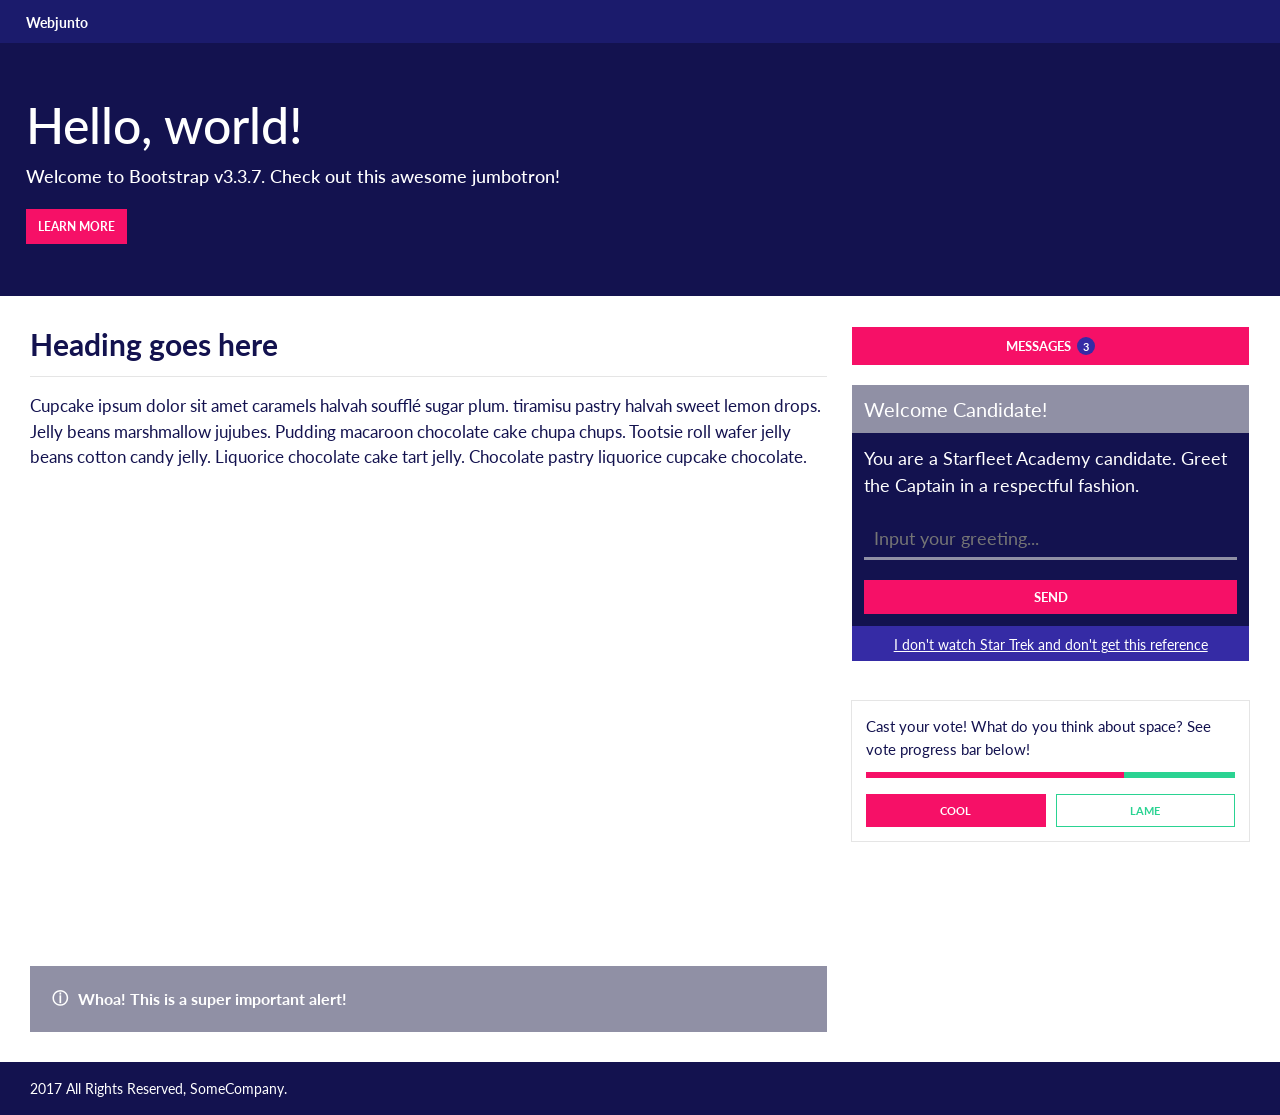
<file: lab5/index.html>
<!DOCTYPE html>

<html lang="en">
    <head>
        <meta charset="utf-8">
        <meta name="viewport" content="width=device-width, initial-scale=1.0">

        <link rel="preconnect" href="https://fonts.googleapis.com">
        <link href="https://fonts.googleapis.com/css2?family=Lato:wght@400;700&display=swap" rel="stylesheet">
        <link rel="stylesheet" href="style.css">
        <title>Webjunto</title>
    </head>

    <body>
        <header >
            <a href="#" >Webjunto</a>
        </header>

        <section class="hero">
            <h1>Hello, world!</h1>
            <p>Welcome to Bootstrap v3.3.7. Check out this awesome jumbotron!</p>
            <a href="#">LEARN MORE</a>
        </section>

        <main>
            <section class="content">
                <h2>Heading goes here</h2>

                <p>Cupcake ipsum dolor sit amet caramels halvah soufflé sugar plum. tiramisu pastry halvah sweet lemon drops. Jelly beans marshmallow jujubes. Pudding macaroon chocolate cake chupa chups. Tootsie roll wafer jelly beans cotton candy jelly. Liquorice chocolate cake tart jelly. Chocolate pastry liquorice cupcake chocolate.</p>

                <div class="video-container">
                    <iframe width="560" height="315" src="https://www.youtube.com/embed/VtC0A8wBVKM?si=DWWoSjgX-ZGZbU41" title="YouTube video player" frameborder="0" allow="accelerometer; autoplay; clipboard-write; encrypted-media; gyroscope; picture-in-picture; web-share" referrerpolicy="strict-origin-when-cross-origin" allowfullscreen></iframe>
                </div>

                <div class="alert-box">
                    <span>ⓘ</span>
                    Whoa! This is a super important alert!
                </div>
            </section>

            <aside class="sidebar">

                <section class="messages">

                    <h2>MESSAGES <span>3</span></h2>

                    <div class="message-header">
                        <h3>Welcome Candidate!</h3>
                    </div>

                    <div class="message-body">

                        <p>
                            You are a Starfleet Academy candidate. Greet the Captain in a respectful fashion.
                        </p>

                        <input type="text" placeholder="Input your greeting...">

                        <button type="button">SEND</button>
                    </div>

                    <div class="message-footer">
                        <small>
                            <a href="#">I don't watch Star Trek and don't get this reference</a>
                        </small>
                    </div>

                </section>

                <section class="vote">
                    <div class="vote-header">
                        <p>Cast your vote! What do you think about space? See vote progress bar below!</p>
                    </div>

                    <div class="vote-progress">
                        <span class="vote-progress-cool"></span>
                        <span class="vote-progress-lame"></span>
                    </div>

                    <div class="vote-footer">

                        <button type="button">COOL</button>
                        <button type="button">LAME</button>

                    </div>
                </section>

            </aside>
        </main>

        <footer>
            <p>2017 All Rights Reserved, SomeCompany.</p>
        </footer>

    </body>
</html>
</file>
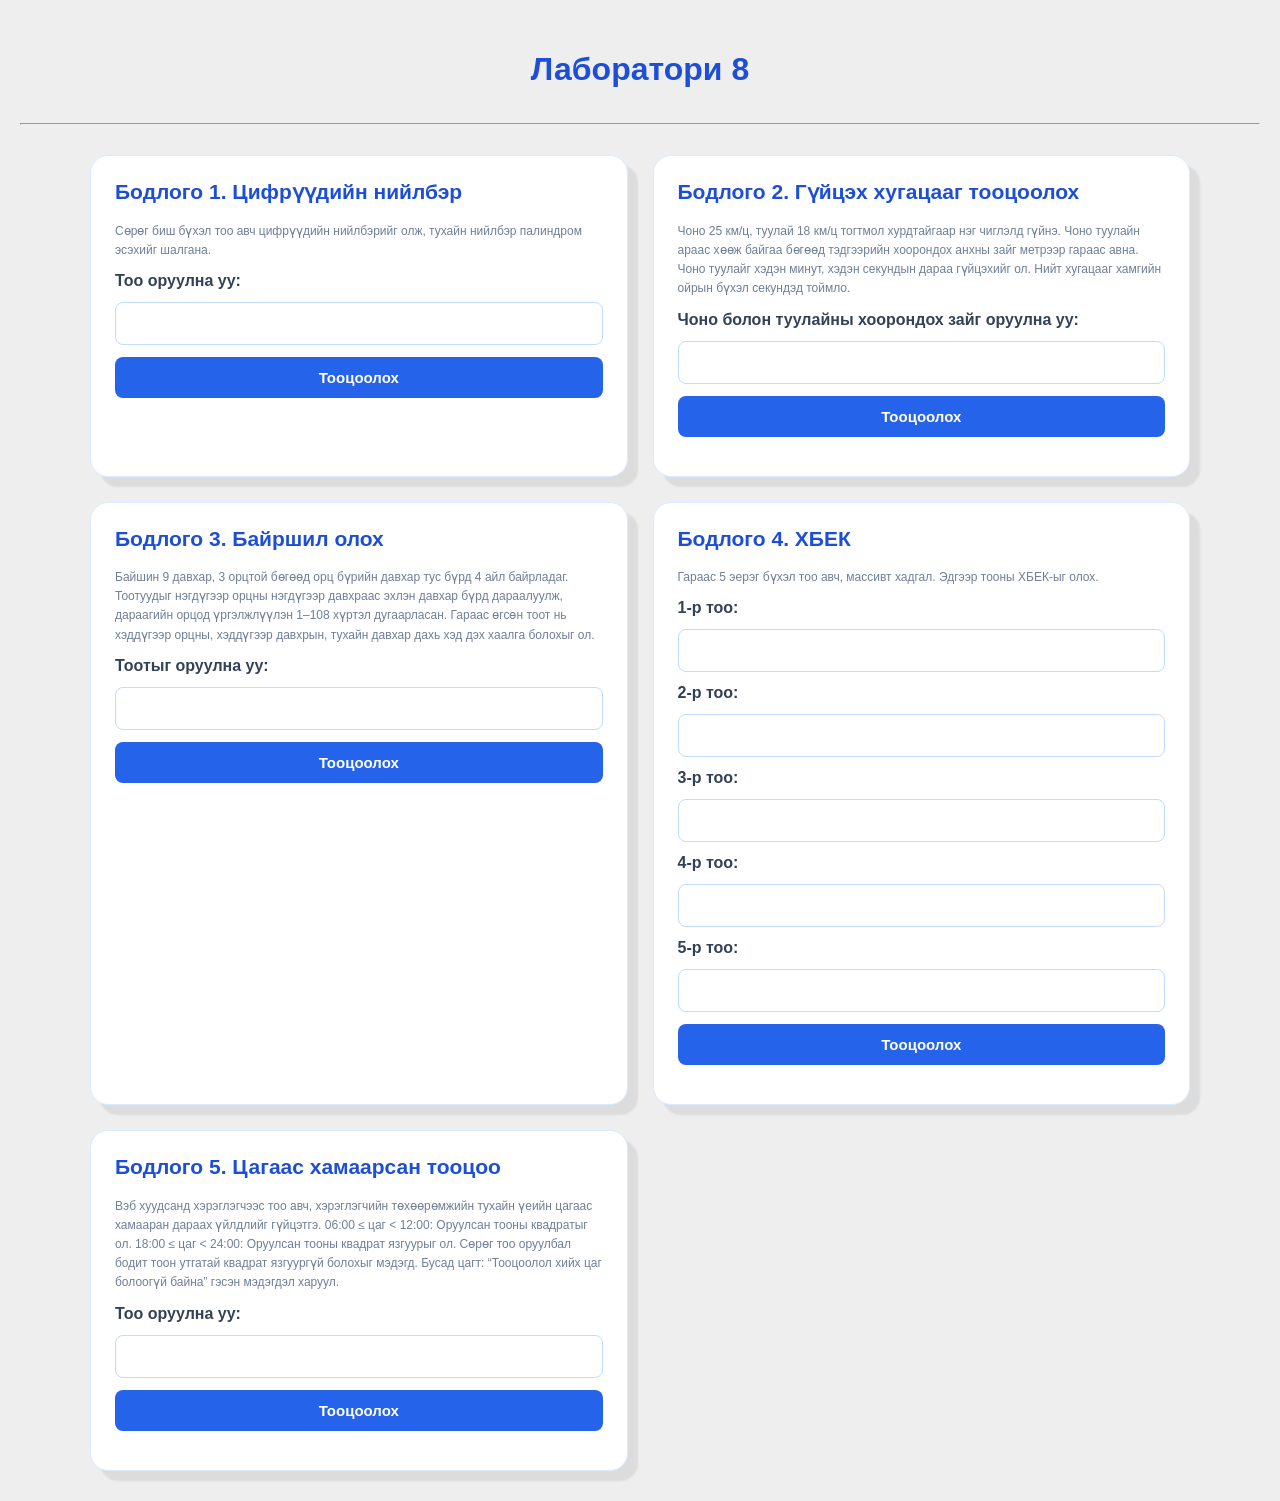
<file: lab_8/index.html>
<!DOCTYPE html>

<html lang="mn">
    <head>
        <meta charset="UTF-8">
        <meta name="viewport" content="width=device-width, initial-scale=1.0">
        <title>Лаборатори 8</title>

        <link rel="stylesheet" href="style.css">
        <script src="script.js" defer></script>
    </head>
    <body>
        <h1> Лаборатори 8</h1>
        <hr>
        <main class="container">
            <section class="card">
                <h2>Бодлого 1. Цифрүүдийн нийлбэр</h2>
                <p>Сөрөг биш бүхэл тоо авч цифрүүдийн нийлбэрийг олж, тухайн нийлбэр палиндром эсэхийг шалгана.</p>

                <form id="form1">
                    <label for="number1">Тоо оруулна уу:</label>
                    <input type="number" id="number1" min="0" step="1" required>

                    <button type="submit">Тооцоолох</button>
                </form>

                <p id="result1"></p>
            </section>

            <section class="card">
                <h2>Бодлого 2. Гүйцэх хугацааг тооцоолох</h2>
                <p>Чоно 25 км/ц, туулай 18 км/ц тогтмол хурдтайгаар нэг чиглэлд гүйнэ. Чоно туулайн араас хөөж байгаа бөгөөд тэдгээрийн хоорондох анхны зайг метрээр гараас авна. Чоно туулайг хэдэн минут, хэдэн секундын дараа гүйцэхийг ол. Нийт хугацааг хамгийн ойрын бүхэл секундэд тоймло.</p>

                <form id="form2">
                    <label for="distance">Чоно болон туулайны хоорондох зайг оруулна уу:</label>
                    <input type="number" id="distance" min="0" step="any" required>

                    <button type="submit">Тооцоолох</button>
                </form>
                <p id="result2"></p>
            </section>

            <section class="card">
                <h2>Бодлого 3. Байршил олох</h2>
                <p>Байшин 9 давхар, 3 орцтой бөгөөд орц бүрийн давхар тус бүрд 4 айл байрладаг. Тоотуудыг нэгдүгээр орцны нэгдүгээр давхраас эхлэн давхар бүрд дараалуулж, дараагийн орцод үргэлжлүүлэн 1–108 хүртэл дугаарласан. Гараас өгсөн тоот нь хэддүгээр орцны, хэддүгээр давхрын, тухайн давхар дахь хэд дэх хаалга болохыг ол.</p>

                <form id="form3">
                    <label for="apartment">Тоотыг оруулна уу:</label>
                    <input type="number" id="apartment" min="1" max="108" step="1" required>

                    <button type="submit">Тооцоолох</button>
                </form>

                <p id="result3"></p>
            </section>

            <section class="card">
                <h2>Бодлого 4. ХБЕК</h2>
                <p>Гараас 5 эерэг бүхэл тоо авч, массивт хадгал. Эдгээр тооны ХБЕК-ыг олох.</p>

                <form id="form4">
                    <label for="number4_1">1-р тоо:</label>
                    <input type="number" id="number4_1" min="1" step="1" required>

                    <label for="number4_2">2-р тоо:</label>
                    <input type="number" id="number4_2" min="1" step="1" required>

                    <label for="number4_3">3-р тоо:</label>
                    <input type="number" id="number4_3" min="1" step="1" required>

                    <label for="number4_4">4-р тоо:</label>
                    <input type="number" id="number4_4" min="1" step="1" required>

                    <label for="number4_5">5-р тоо:</label>
                    <input type="number" id="number4_5" min="1" step="1" required>

                    <button type="submit">Тооцоолох</button>
                </form>
                <p id="result4"></p>
            </section>

            <section class="card">
                <h2>Бодлого 5. Цагаас хамаарсан тооцоо</h2>
                <p>Вэб хуудсанд хэрэглэгчээс тоо авч, хэрэглэгчийн төхөөрөмжийн тухайн үеийн цагаас хамааран дараах үйлдлийг гүйцэтгэ. 06:00 ≤ цаг &lt; 12:00: Оруулсан тооны квадратыг ол. 18:00 ≤ цаг &lt; 24:00: Оруулсан тооны квадрат язгуурыг ол. Сөрөг тоо оруулбал бодит тоон утгатай квадрат язгуургүй болохыг мэдэгд. Бусад цагт: “Тооцоолол хийх цаг болоогүй байна” гэсэн мэдэгдэл харуул.</p>

                <form id="form5">
                    <label for="number5">Тоо оруулна уу:</label>
                    <input type="number" id="number5" step="any" required>
                    <button type="submit">Тооцоолох</button>
                </form>
                <p id="result5"></p>
            </section>
        </main>

        <footer>

        </footer>

    </body>
</html>
</file>
<file: lab5/style.css>
* {
    box-sizing: border-box;
    margin: 0;
    padding: 0;
}

body {
    font-family: "Lato", sans-serif;
    color: #13124F;
    background-color: white;
}

header {
    background-color: #1B1B6C;
    padding: 12px 26px;
}

header a {
    color: white;
    text-decoration: none;
    font-size: 14px;
    font-weight: 700;
}

.hero {
    background-color: #13124F;
    color: white;
    padding: 52px 26px;
}

.hero h1 {
    font-size: 50px; 
    font-weight: 500;
    margin-bottom: 10px;
}

.hero p {
    font-size: 18px;
    font-weight: 500;
    margin-bottom: 22px;
}

.hero a {
    display: inline-block;
    text-decoration: none;
    background-color: #F61067;
    color: white;
    font-size: 12px;
    font-weight: 700;
    padding: 10px 12px;
}

main {
    display: grid;
    grid-template-columns: minmax(0, 2fr) minmax(280px, 1fr);
    gap: 24px;
    padding: 30px;
    align-items: start;
}

.content h2 {
    font-size: 30px;
    font-weight: 700;
    padding-bottom: 14px;
    margin-bottom: 16px;
    border-bottom: 1px solid #E5E5E5;
}

.content p {
    font-size: 17px;
    line-height: 1.5;
    margin-bottom: 24px;
}

.video-container {
    width: 100%;
    aspect-ratio: 16/9;
    margin-bottom: 24px;
}

.video-container iframe {
    width: 100%;
    height: 100%;
    border: none;
    display: block;
}

.alert-box {
    display: flex;
    align-items: center;
    gap: 10px;
    background-color: #9090A5;
    color: white;
    padding: 22px;
    font-size: 16px;
    font-weight: 700;
}

.sidebar {
    display: flex;
    flex-direction: column;
    gap: 18px;
}

.messages {
    border: 1px solid white;
}

.messages h2 {
    display: flex;
    align-items: center;
    justify-content: center;
    gap: 6px;
    background-color: #F61067;
    color: white;
    font-size: 13px;
    padding: 10px;
    margin-bottom: 20px;
}

.messages h2 span {
    background-color: #352BA5;
    color: white;
    border-radius: 50%;
    min-width: 18px;
    height: 18px;
    display: inline-flex;
    align-items: center;
    justify-content: center;
    font-size: 11px;
}

.message-header {
    background-color: #9090A5;
    color: white;
    padding: 12px;
}

.message-header h3 {
    font-size: 20px;
    font-weight: 400;
}

.message-body {
    background-color: #13124F;
    color: white;
    padding: 12px;
}

.message-body p {
    font-size: 18px;
    line-height: 1.5;
    margin-bottom: 20px;
}

.message-body input {
    width: 100%;
    padding: 8px 10px;
    margin-bottom: 20px;
    background-color: transparent;
    color: white;
    border: none;
    border-bottom: 3px solid #9090A5;
    font-family: inherit;
    font-size: 18px;
}

.message-body button {
    width: 100%;
    padding: 9px;
    background-color: #F61067;
    color: white;
    border: none;
    font-family: inherit;
    font-size:16 px;
    font-weight: 700;
    cursor: pointer;
}

.message-footer {
    background-color: #352BA5;
    padding: 8px;
    text-align: center;
}

.message-footer a {
    color: white;
    font-size: 14px;
}

.vote {
    border: 1px solid #E5E5E5;
    padding: 14px;
    margin-top: 20px;
}

.vote-header p {
    font-size: 15px;
    line-height: 1.5;
    margin-bottom: 12px;
}

.vote-progress {
    display: flex;
    width: 100%;
    height: 6px;
    margin-bottom: 16px;
}

.vote-progress-cool {
    width: 70%;
    background-color: #F61067;
}

.vote-progress-lame {
    width: 30%;
    background-color: #2AD392;
}

.vote-footer {
    display: grid;
    grid-template-columns: 1fr 1fr;
    gap: 10px;
}

.vote-footer button {
    padding: 9px 8px;
    background-color: white;
    color: #2AD392;
    border: 1px solid #2AD392;
    font-family: inherit;
    font-weight: 700;
    font-size: 11px;
    cursor: pointer;
}

.vote-footer button:first-child {
    background-color: #F61067;
    color: white;
    border-color: #F61067;
}

footer {
    background-color: #13124F;
    color: white;
    padding: 18px 30px;
    text-align: left;
    font-size: 14px;
}

footer p {
    margin: 0;
}

@media screen and (max-width: 900px) {

    main {
        grid-template-columns: minmax(0, 1.4fr) minmax(220px, 1fr);
        gap: 18px;
        padding: 24px;
    }
    .hero {
        padding: 40px 24px;
    }
    .hero h1 {
        font-size: 42px;
    }
    .content h2 {
        font-size: 26px;
    }
}

@media screen and (max-width: 600px) {

    header {
        padding: 12px 16px;
    }
    .hero {
        padding: 32px 16px;
    }
    .hero h1 {
        font-size: 32px;
    }
    .hero p {
        font-size: 14px;
        line-height: 1.5;
    }
    main {
        grid-template-columns: minmax(0, 1fr);
        gap: 24px;
        padding: 20px 16px;
    }
    .content h2 {
        font-size: 24px;
    }
    .content p {
        font-size: 14px;
    }
    .video-container {
        width: 100%;
        aspect-ratio: 16 / 9;
    }
    .video-container iframe {
        width: 100%;
        height: 100%;
    }
    .alert-box {
        padding: 14px;
        font-size: 14px;
    }
    .sidebar {
        width: 100%;
    }
    footer {
        padding: 16px;
        font-size: 11px;
    }
}
</file>
<file: lab_8/style.css>
body {
    font-family: Arial, Helvetica, sans-serif;
    background-color: #EEEEEE;
    color: #0F172A;
    margin: 0;
    padding: 30px 20px;
}

h1 {
    text-align: center;
    color: #1D4ED8;
    font-size: 32px;
    margin-bottom: 35px;
}
hr {
    margin-bottom: 30px;
}
.container {
    display: grid;
    grid-template-columns: repeat(2, 1fr);
    gap: 25px;
    max-width: 1100px;
    margin: 0 auto;
}

.card {
    background-color: #FFFFFF;
    border: 1px solid #DBEAFE;
    border-radius: 18px;
    padding: 24px;
    box-shadow: 10px 10px 2px rgba(17, 17, 17, 0.08);
}

.card h2 {
    color: #1D4ED8;
    font-size: 21px;
    margin-top: 0;
    font-weight: 700;
}

.card p {
    color: #6f7f96;
    line-height: 1.6;
    font-size: 12px;
    font-weight: 400;
}

label {
    display: block;
    font-weight: 600;
    color: #334155;
}

input {
    width: 100%;
    box-sizing: border-box;
    padding: 12px;
    border: 1px solid #BFDBFE;
    border-radius: 8px;
    font-size: 15px;
    outline: none;
    transition: 0.2s;
}

input:focus {
    border-color: #3B82F6;
    box-shadow: 0 0 0 3px rgba(59, 130, 246, 0.12);
}

form {
    display: flex;
    flex-direction: column;
    gap: 12px;
}

button {
    width: 100%;
    padding: 12px;
    background-color: #2563EB;
    color: white;
    font-size: 15px;
    font-weight: 600;
    border: none;
    border-radius: 8px;
    cursor: pointer;
    transition: 0.2s;
}

button:hover {
    background-color: #1D4ED8;
}

#result1,
#result2,
#result3,
#result4,
#result5 {
    color: #1D4ED8;
    font-weight: 600;
    margin-top: 15px;
    line-height: 1.5;
}

#result1 {
    white-space: pre-line;
    line-height: 1.8;
}

@media (max-width: 650px) {
    .container {
        grid-template-columns: 1fr;
    }

    body {
        padding: 20px 14px;
    }

    h1 {
        font-size: 26px;
    }

    .card {
        padding: 18px;
    }
}
</file>
